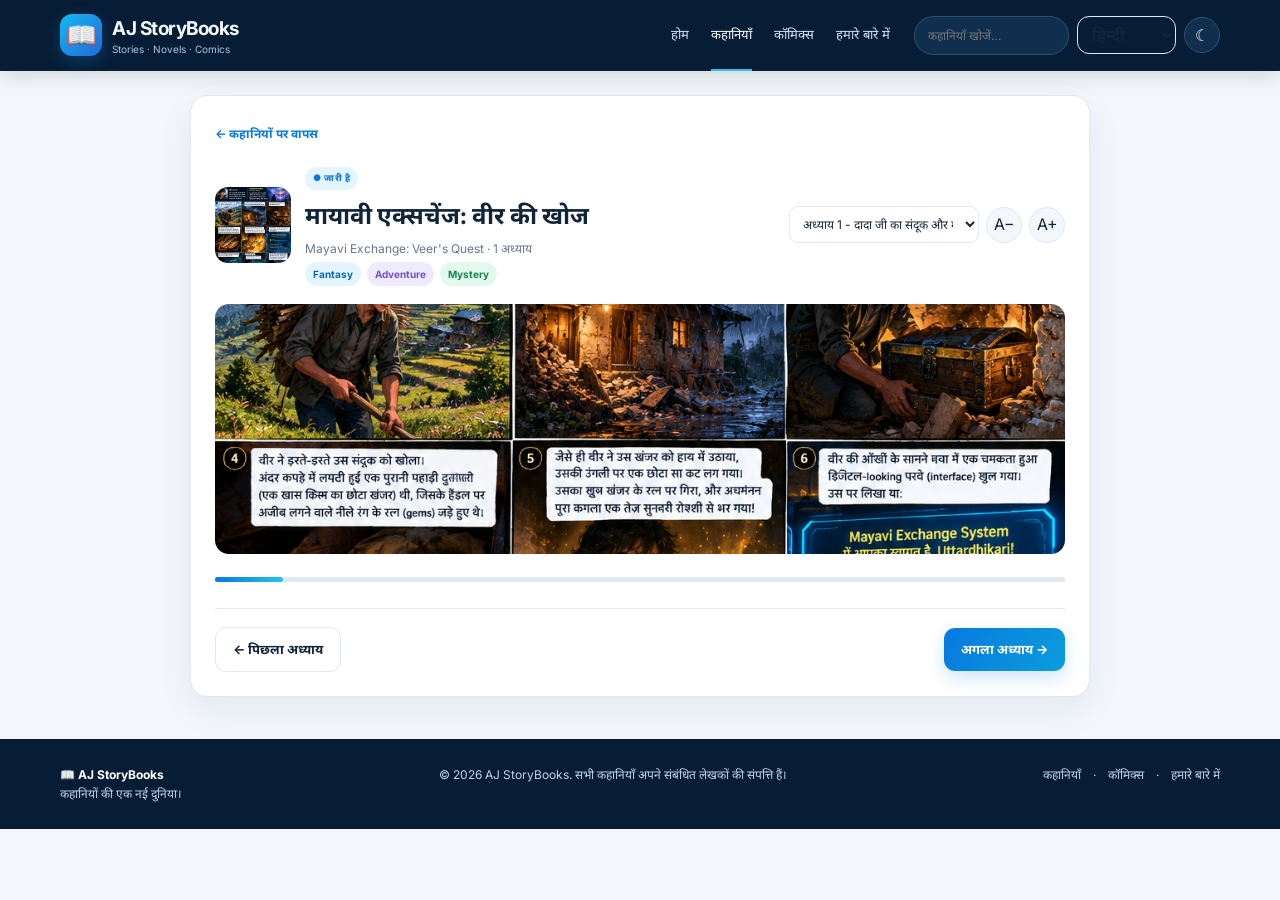
<file: chapter.html>
<!doctype html>
<html lang="hi"><head><meta charset="utf-8"><meta name="viewport" content="width=device-width,initial-scale=1"><title>रहस्यमयी गाँव — AJ StoryBooks</title><link rel="stylesheet" href="css/style.css"></head>
<body><div id="app"></div><script src="js/app.js"></script></body></html>
</file>
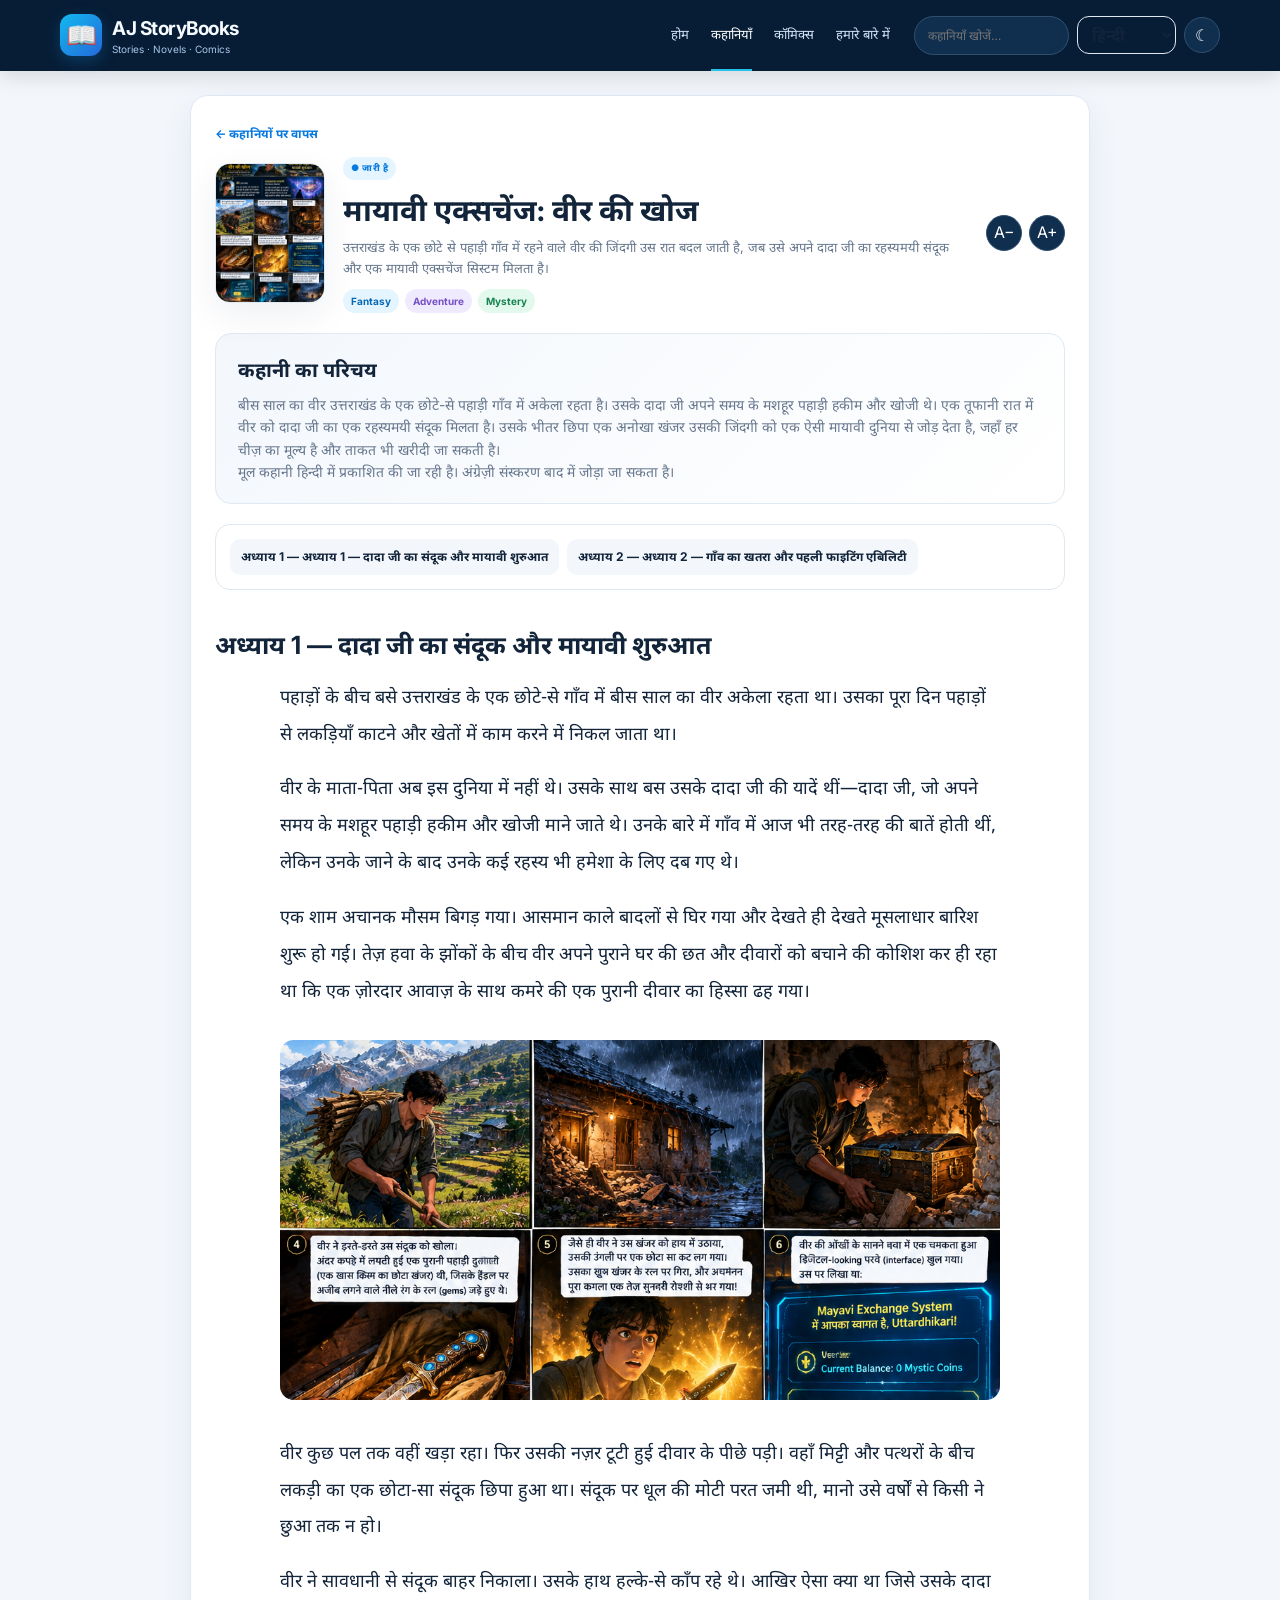
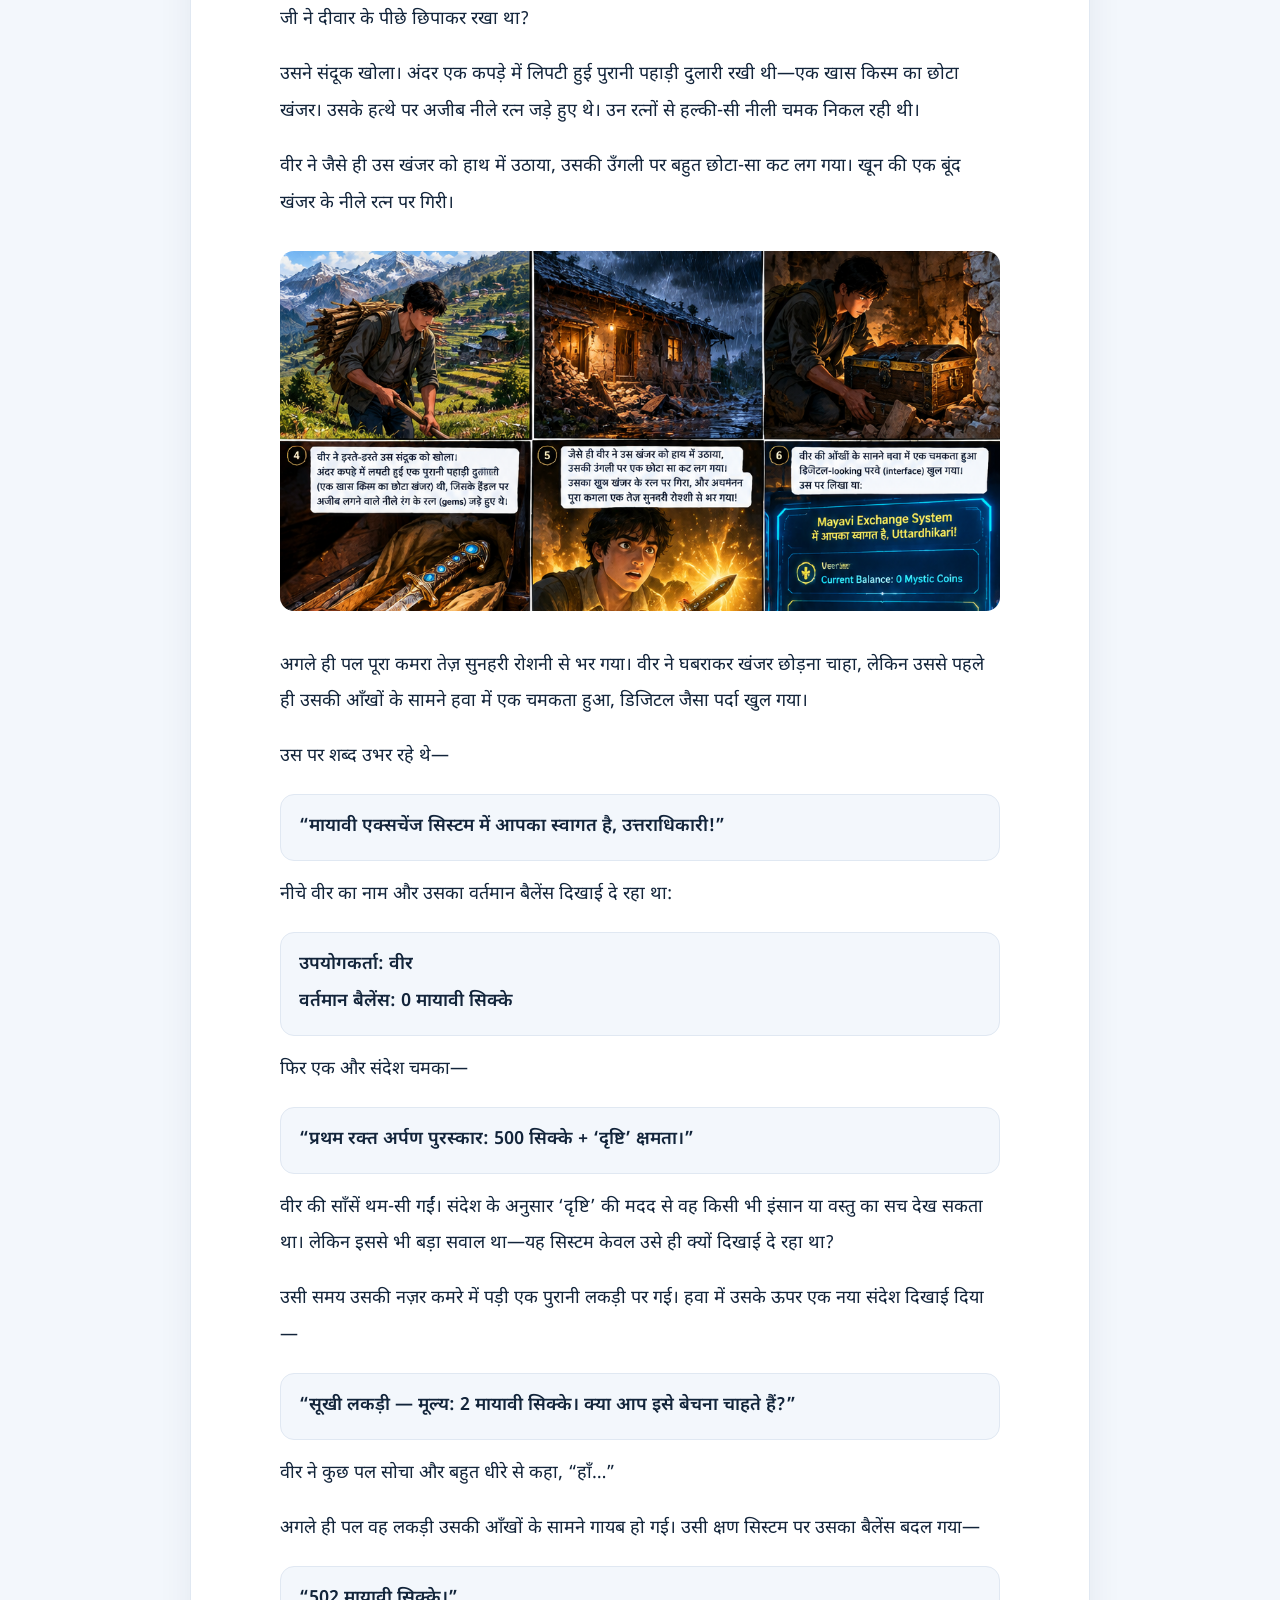
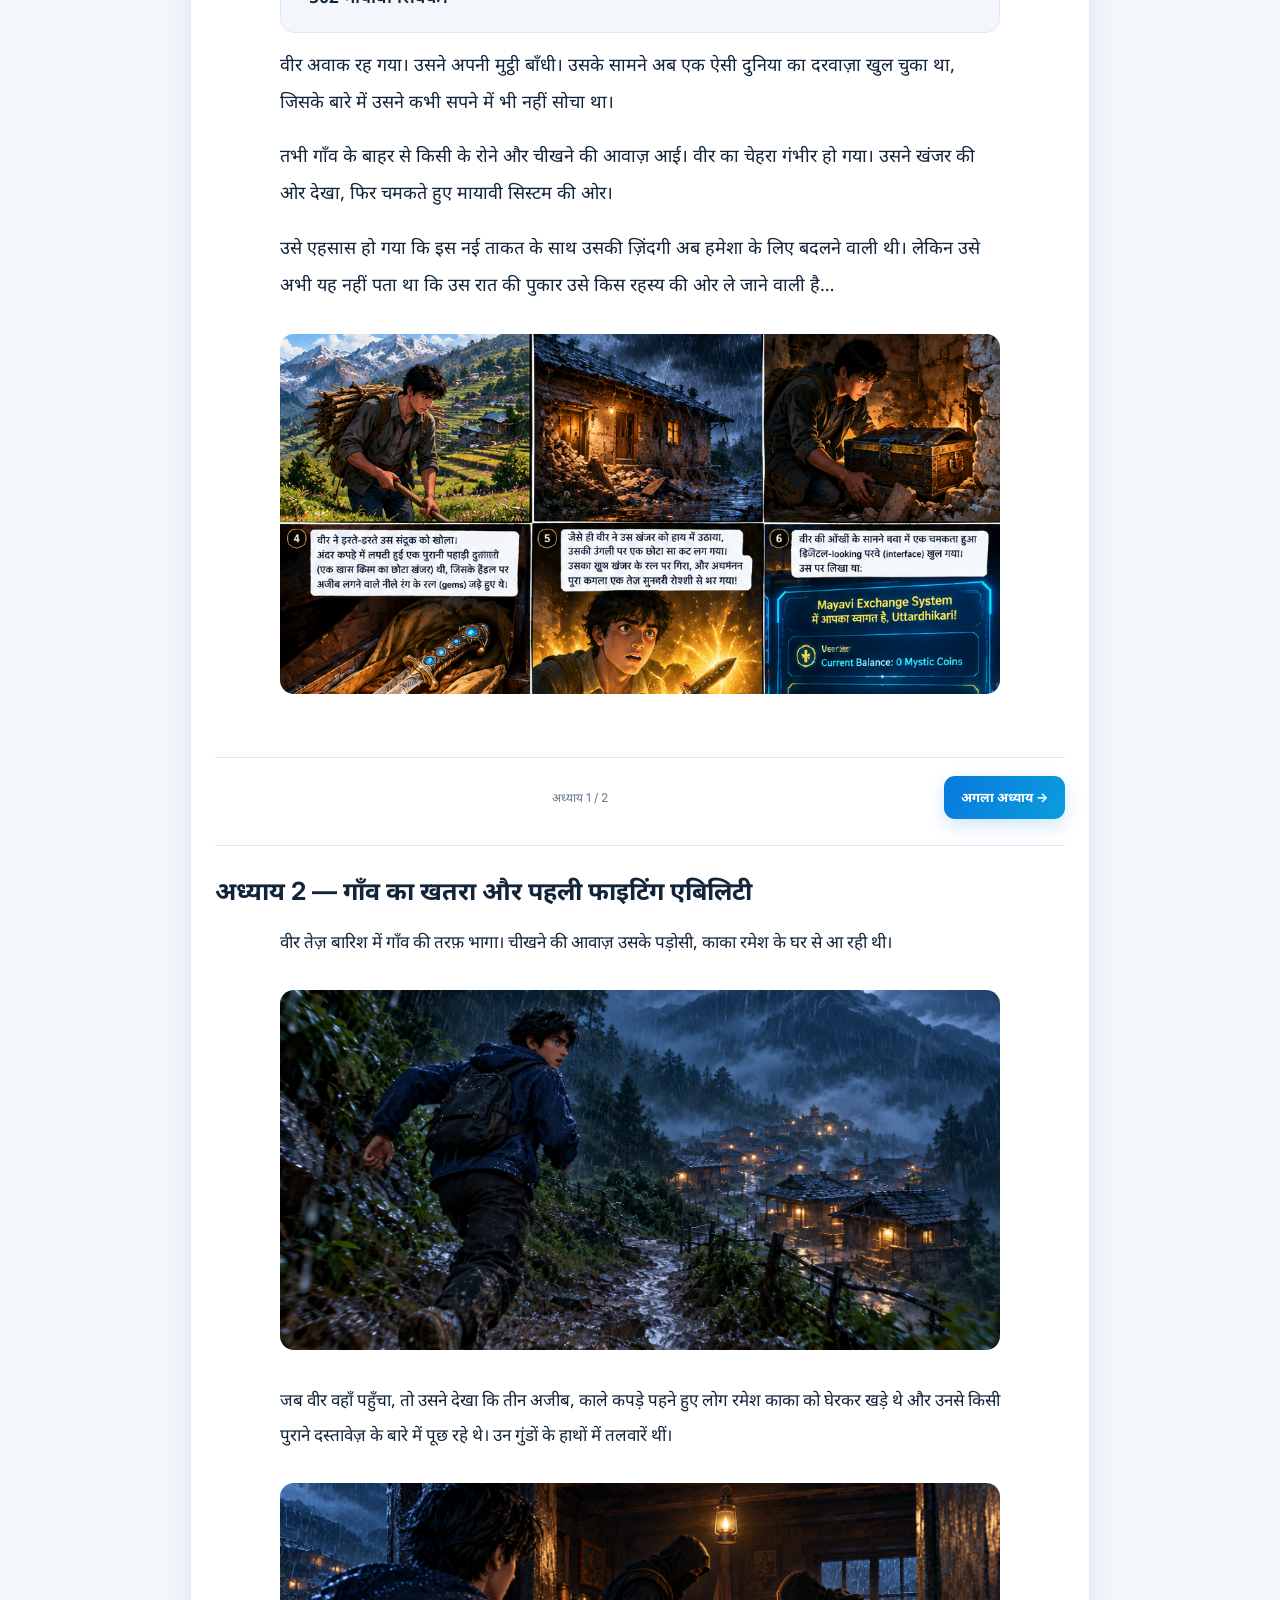
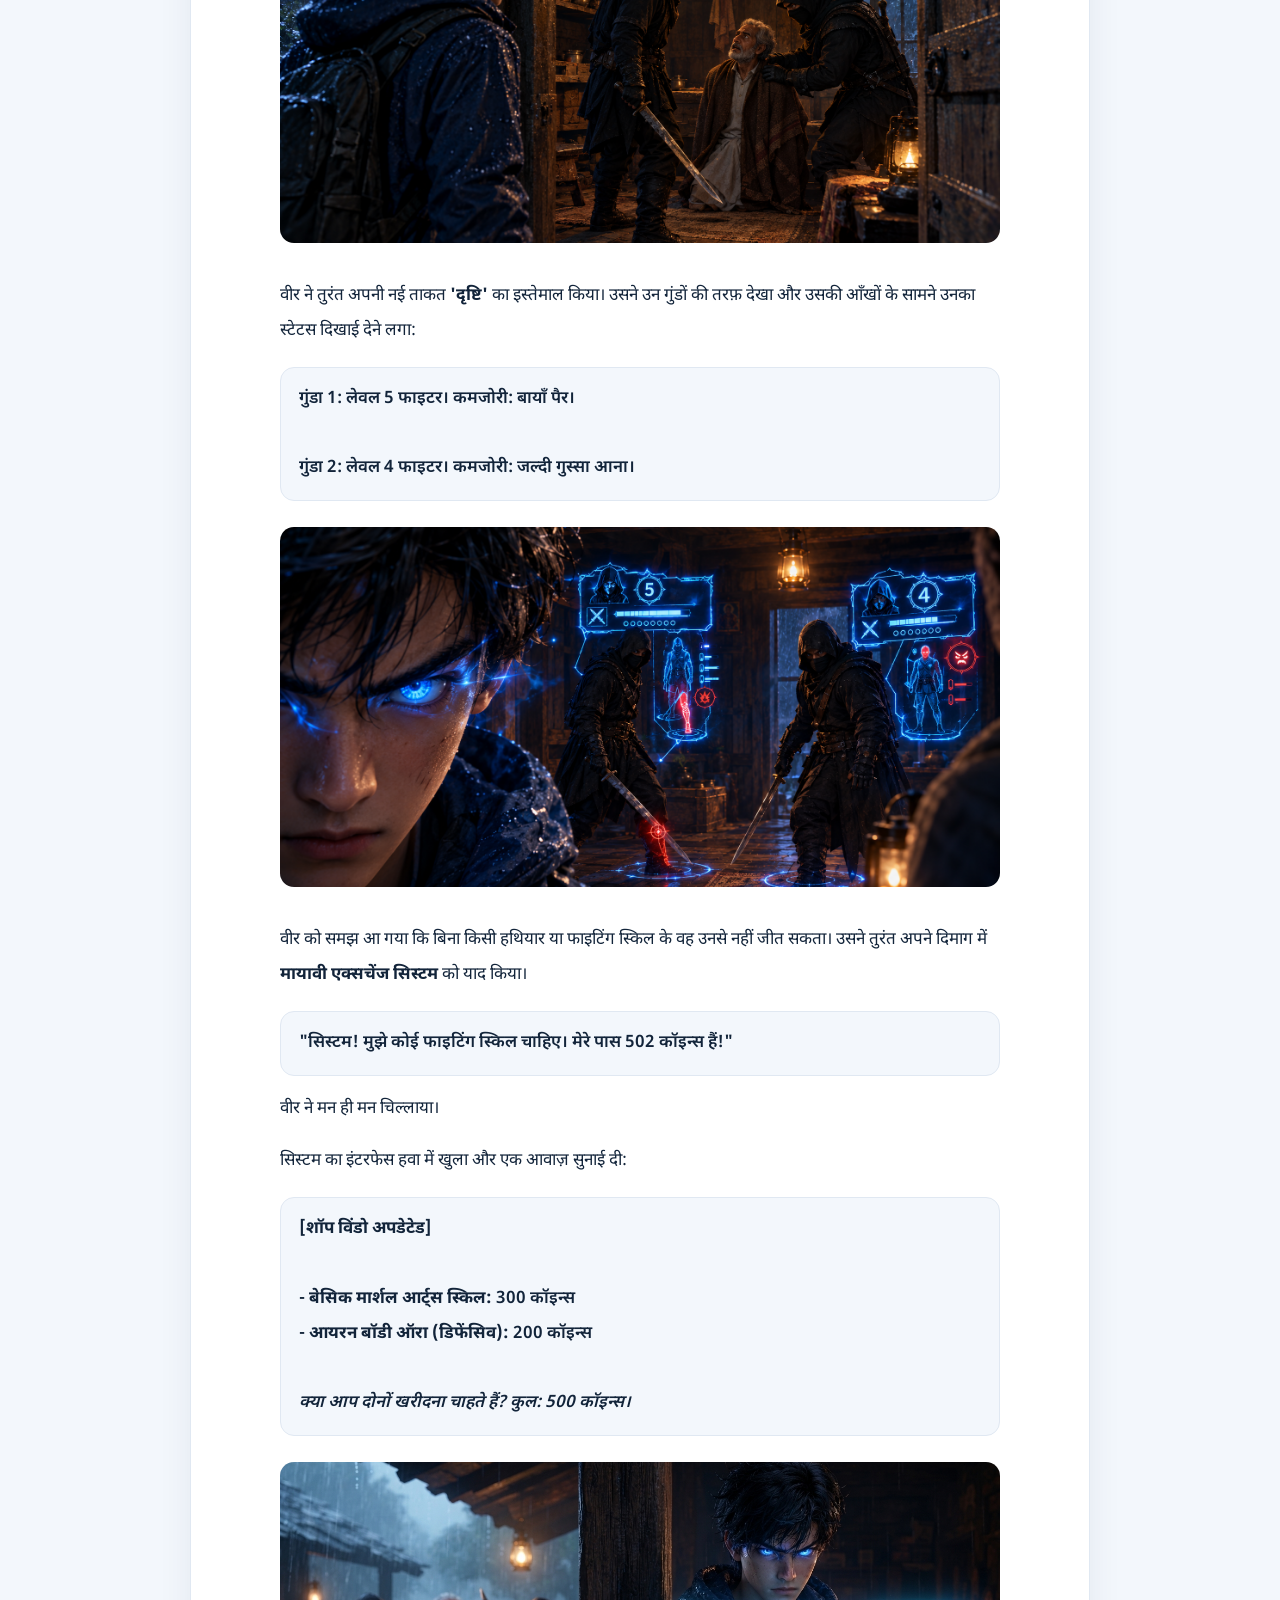
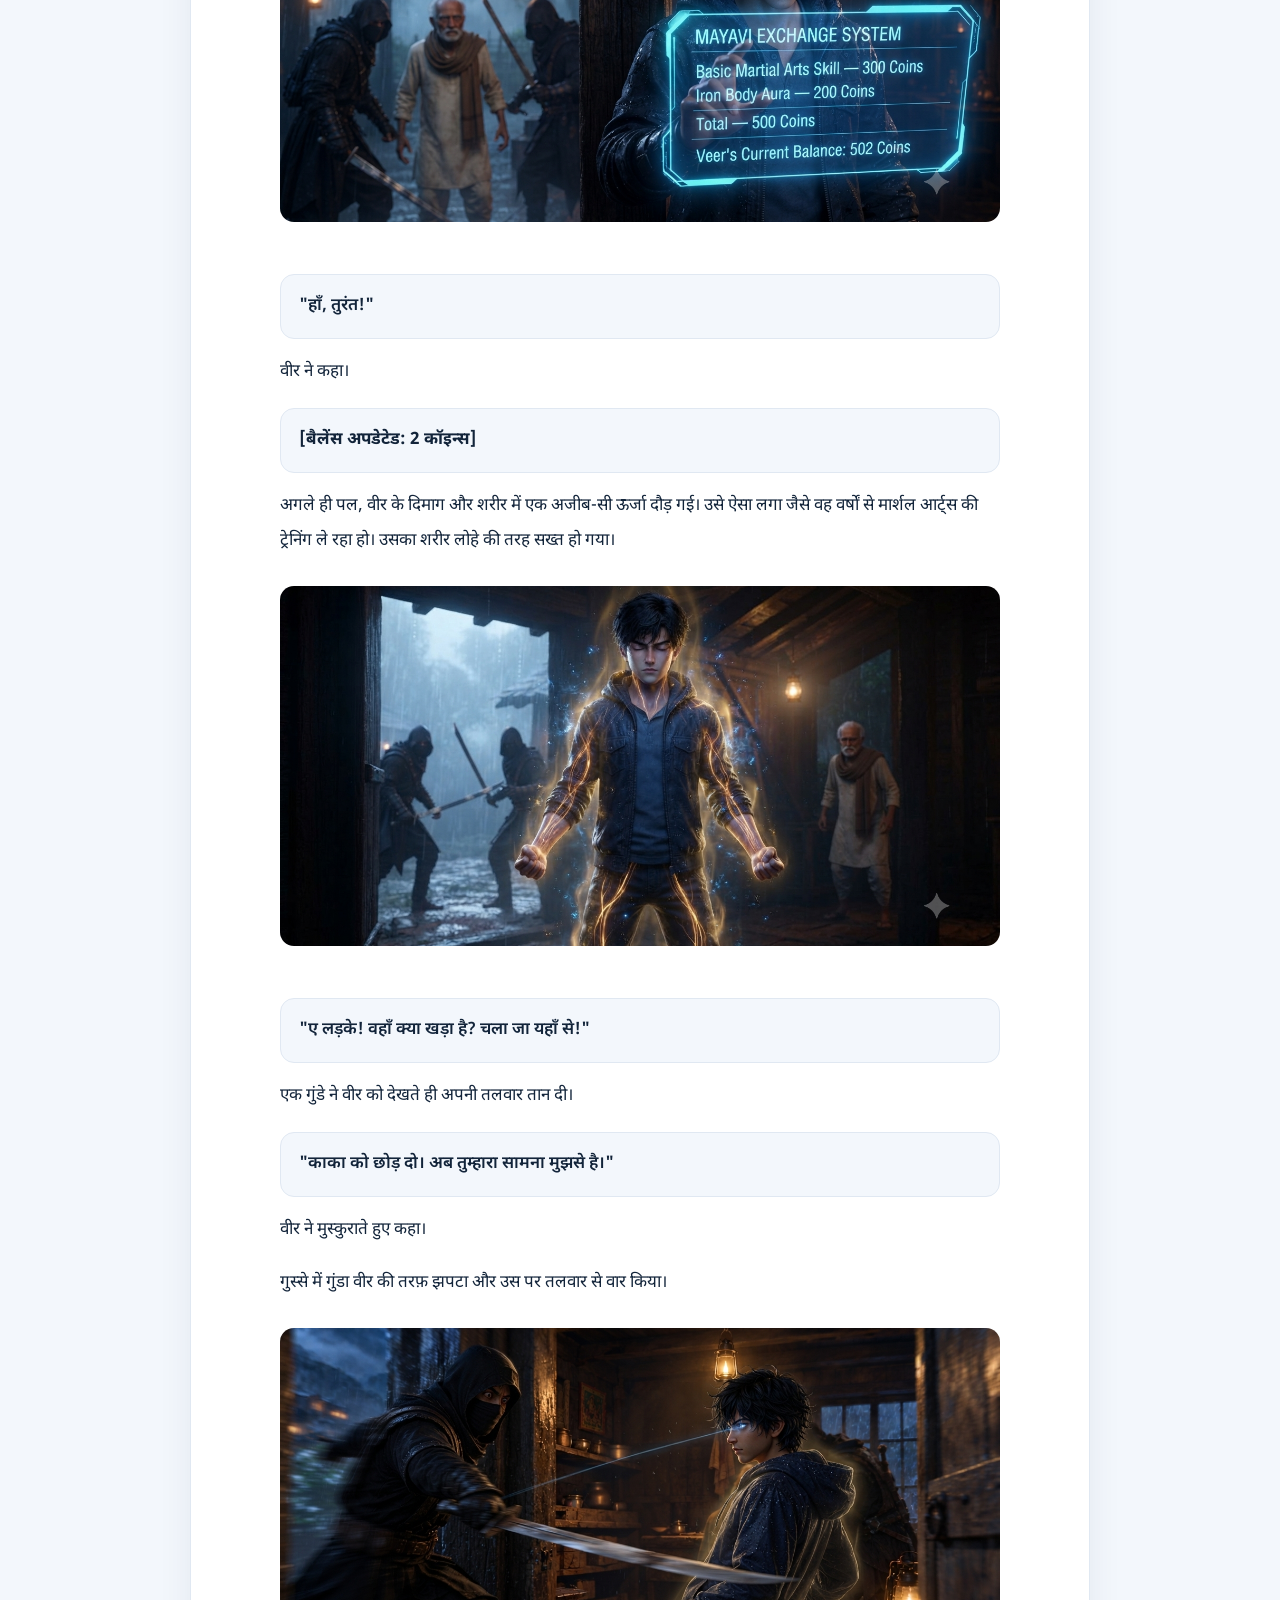
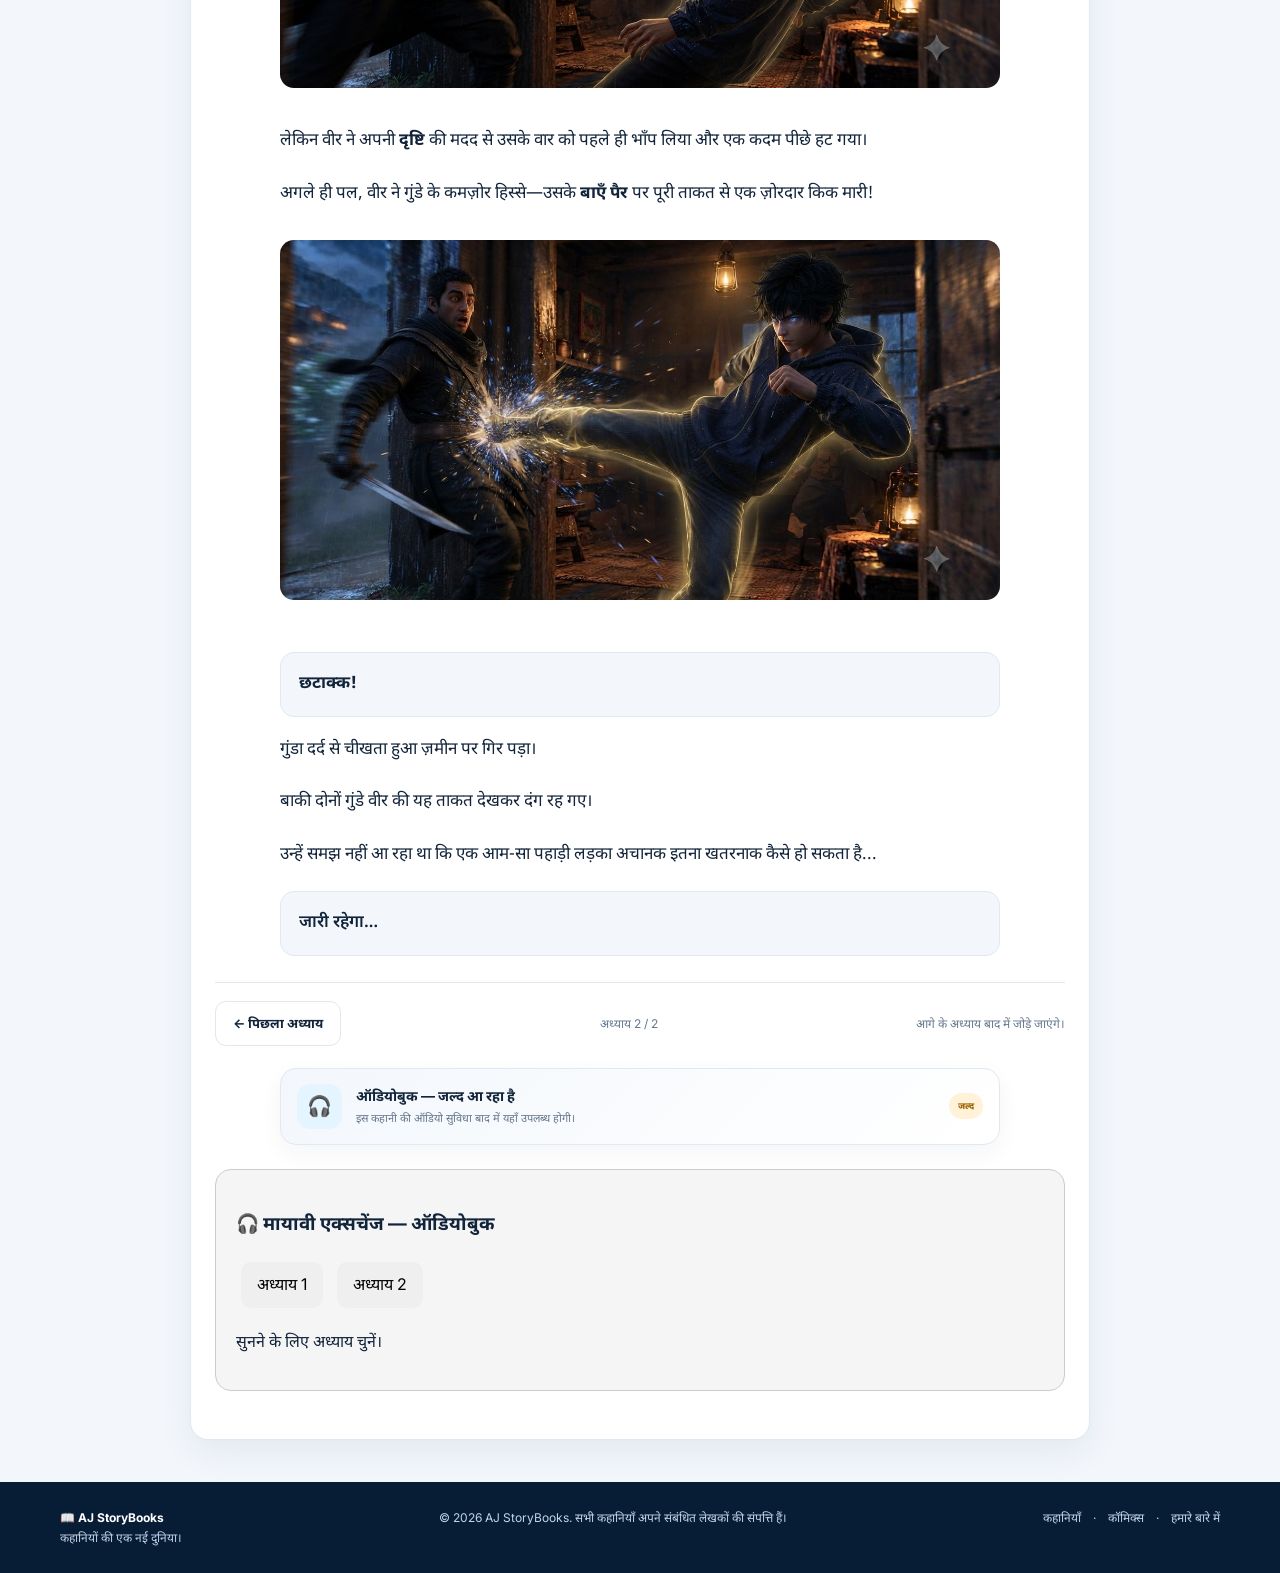
<file: stories/mayavi-exchange.html>
<!doctype html>
<html lang="hi">
<head>
  <meta charset="utf-8">
  <meta name="viewport" content="width=device-width,initial-scale=1">
  <meta name="story-title-hi" content="मायावी एक्सचेंज: वीर की खोज">
  <meta name="story-title-en" content="Mayavi Exchange: Veer's Quest">
  <meta name="story-desc-hi" content="उत्तराखंड के एक छोटे से पहाड़ी गाँव में रहने वाले वीर की जिंदगी उस रात बदल जाती है, जब उसे अपने दादा जी का रहस्यमयी संदूक और एक मायावी एक्सचेंज सिस्टम मिलता है।">
  <meta name="story-desc-en" content="Veer's life changes forever when he discovers his grandfather's mysterious chest and a magical exchange system.">
  <meta name="story-cover" content="../assets/stories/mayavi-exchange/chapter-01.png">
  <meta name="story-genres" content="Fantasy, Adventure, Mystery">
  <meta name="story-status" content="ongoing">
  <meta name="story-feature" content="true">
  <meta name="description" content="मायावी एक्सचेंज: वीर की खोज — AJ StoryBooks">
  <title>मायावी एक्सचेंज: वीर की खोज | AJ StoryBooks</title>
  <link rel="stylesheet" href="../css/style.css">
</head>
<body>
  <div id="app"></div>

  <template id="storyTemplate">
    <div class="story-metadata"
      data-title-hi="मायावी एक्सचेंज: वीर की खोज"
      data-title-en="Mayavi Exchange: Veer's Quest"
      data-desc-hi="उत्तराखंड के एक छोटे से पहाड़ी गाँव में रहने वाले वीर की जिंदगी उस रात बदल जाती है, जब उसे अपने दादा जी का रहस्यमयी संदूक और एक मायावी एक्सचेंज सिस्टम मिलता है।"
      data-desc-en="Veer's life changes forever when he discovers his grandfather's mysterious chest and a magical exchange system."
      data-cover="../assets/stories/mayavi-exchange/chapter-01.png"></div>

    <a class="backlink" href="../stories.html">← कहानियों पर वापस</a>

    <header class="story-page-head">
      <img class="story-page-cover" data-story-cover src="../assets/stories/mayavi-exchange/chapter-01.png" alt="मायावी एक्सचेंज: वीर की खोज">
      <div>
        <span class="status-badge">● जारी है</span>
        <h1 data-story-title>मायावी एक्सचेंज: वीर की खोज</h1>
        <p data-story-desc>उत्तराखंड के एक छोटे से पहाड़ी गाँव में रहने वाले वीर की जिंदगी उस रात बदल जाती है, जब उसे अपने दादा जी का रहस्यमयी संदूक और एक मायावी एक्सचेंज सिस्टम मिलता है।</p>
        <div class="tag-row"><span class="tag">Fantasy</span><span class="tag purple">Adventure</span><span class="tag green">Mystery</span></div>
      </div>
      <div class="story-page-tools">
        <button class="iconbtn" id="fontDown" aria-label="Font smaller">A−</button>
        <button class="iconbtn" id="fontUp" aria-label="Font larger">A+</button>
      </div>
    </header>

    <section class="story-intro">
      <h2>कहानी का परिचय</h2>
      <p>बीस साल का वीर उत्तराखंड के एक छोटे-से पहाड़ी गाँव में अकेला रहता है। उसके दादा जी अपने समय के मशहूर पहाड़ी हकीम और खोजी थे। एक तूफानी रात में वीर को दादा जी का एक रहस्यमयी संदूक मिलता है। उसके भीतर छिपा एक अनोखा खंजर उसकी जिंदगी को एक ऐसी मायावी दुनिया से जोड़ देता है, जहाँ हर चीज़ का मूल्य है और ताकत भी खरीदी जा सकती है।</p>
      <p class="story-copy-note">मूल कहानी हिन्दी में प्रकाशित की जा रही है। अंग्रेज़ी संस्करण बाद में जोड़ा जा सकता है।</p>
    </section>

    <nav class="story-chapter-list" id="storyChapterList" aria-label="Chapter list"></nav>

    <div class="story-coming" id="englishComingSoon" hidden>
      <strong>English version coming soon.</strong><br>
      यह कहानी अभी मूल रूप से हिन्दी में उपलब्ध है। आप नीचे दिए विकल्प से हिन्दी में पढ़ सकते हैं।
      <br><button class="btn small" id="readHindiBtn" style="margin-top:10px">हिन्दी में पढ़ें</button>
    </div>

<!-- =========================================================
            CHAPTER 1 KA CODE YAHA SE START HOTA HAI
   ========================================================= -->
    
    <section class="story-chapter" id="chapter-1" data-chapter="1">
      <h2 data-chapter-title data-hi="अध्याय 1 — दादा जी का संदूक और मायावी शुरुआत" data-en="Chapter 1 — Grandfather's Chest and the Mysterious Beginning">अध्याय 1 — दादा जी का संदूक और मायावी शुरुआत</h2>

      <div class="story-copy story-lang-hi chapter-text protected-content" data-lang="hi">
        <p>पहाड़ों के बीच बसे उत्तराखंड के एक छोटे-से गाँव में बीस साल का वीर अकेला रहता था। उसका पूरा दिन पहाड़ों से लकड़ियाँ काटने और खेतों में काम करने में निकल जाता था।</p>

        <p>वीर के माता-पिता अब इस दुनिया में नहीं थे। उसके साथ बस उसके दादा जी की यादें थीं—दादा जी, जो अपने समय के मशहूर पहाड़ी हकीम और खोजी माने जाते थे। उनके बारे में गाँव में आज भी तरह-तरह की बातें होती थीं, लेकिन उनके जाने के बाद उनके कई रहस्य भी हमेशा के लिए दब गए थे।</p>

        <p>एक शाम अचानक मौसम बिगड़ गया। आसमान काले बादलों से घिर गया और देखते ही देखते मूसलाधार बारिश शुरू हो गई। तेज़ हवा के झोंकों के बीच वीर अपने पुराने घर की छत और दीवारों को बचाने की कोशिश कर ही रहा था कि एक ज़ोरदार आवाज़ के साथ कमरे की एक पुरानी दीवार का हिस्सा ढह गया।</p>

        <img class="story-illustration" src="../assets/stories/mayavi-exchange/chapter-01.png" alt="तूफानी रात में वीर और उसके पुराने घर की रहस्यमयी खोज" loading="lazy">

        <p>वीर कुछ पल तक वहीं खड़ा रहा। फिर उसकी नज़र टूटी हुई दीवार के पीछे पड़ी। वहाँ मिट्टी और पत्थरों के बीच लकड़ी का एक छोटा-सा संदूक छिपा हुआ था। संदूक पर धूल की मोटी परत जमी थी, मानो उसे वर्षों से किसी ने छुआ तक न हो।</p>

        <p>वीर ने सावधानी से संदूक बाहर निकाला। उसके हाथ हल्के-से काँप रहे थे। आखिर ऐसा क्या था जिसे उसके दादा जी ने दीवार के पीछे छिपाकर रखा था?</p>

        <p>उसने संदूक खोला। अंदर एक कपड़े में लिपटी हुई पुरानी पहाड़ी दुलारी रखी थी—एक खास किस्म का छोटा खंजर। उसके हत्थे पर अजीब नीले रत्न जड़े हुए थे। उन रत्नों से हल्की-सी नीली चमक निकल रही थी।</p>

        <p>वीर ने जैसे ही उस खंजर को हाथ में उठाया, उसकी उँगली पर बहुत छोटा-सा कट लग गया। खून की एक बूंद खंजर के नीले रत्न पर गिरी।</p>

        <img class="story-illustration" src="../assets/stories/mayavi-exchange/chapter-01.png" alt="नीले रत्नों वाला रहस्यमयी खंजर" loading="lazy">

        <p>अगले ही पल पूरा कमरा तेज़ सुनहरी रोशनी से भर गया। वीर ने घबराकर खंजर छोड़ना चाहा, लेकिन उससे पहले ही उसकी आँखों के सामने हवा में एक चमकता हुआ, डिजिटल जैसा पर्दा खुल गया।</p>

        <p>उस पर शब्द उभर रहे थे—</p>

        <div class="speech">“मायावी एक्सचेंज सिस्टम में आपका स्वागत है, उत्तराधिकारी!”</div>

        <p>नीचे वीर का नाम और उसका वर्तमान बैलेंस दिखाई दे रहा था:</p>

        <div class="speech">उपयोगकर्ता: वीर<br>वर्तमान बैलेंस: 0 मायावी सिक्के</div>

        <p>फिर एक और संदेश चमका—</p>

        <div class="speech">“प्रथम रक्त अर्पण पुरस्कार: 500 सिक्के + ‘दृष्टि’ क्षमता।”</div>

        <p>वीर की साँसें थम-सी गईं। संदेश के अनुसार ‘दृष्टि’ की मदद से वह किसी भी इंसान या वस्तु का सच देख सकता था। लेकिन इससे भी बड़ा सवाल था—यह सिस्टम केवल उसे ही क्यों दिखाई दे रहा था?</p>

        <p>उसी समय उसकी नज़र कमरे में पड़ी एक पुरानी लकड़ी पर गई। हवा में उसके ऊपर एक नया संदेश दिखाई दिया—</p>

        <div class="speech">“सूखी लकड़ी — मूल्य: 2 मायावी सिक्के। क्या आप इसे बेचना चाहते हैं?”</div>

        <p>वीर ने कुछ पल सोचा और बहुत धीरे से कहा, “हाँ…”</p>

        <p>अगले ही पल वह लकड़ी उसकी आँखों के सामने गायब हो गई। उसी क्षण सिस्टम पर उसका बैलेंस बदल गया—</p>

        <div class="speech">“502 मायावी सिक्के।”</div>

        <p>वीर अवाक रह गया। उसने अपनी मुट्ठी बाँधी। उसके सामने अब एक ऐसी दुनिया का दरवाज़ा खुल चुका था, जिसके बारे में उसने कभी सपने में भी नहीं सोचा था।</p>

        <p>तभी गाँव के बाहर से किसी के रोने और चीखने की आवाज़ आई। वीर का चेहरा गंभीर हो गया। उसने खंजर की ओर देखा, फिर चमकते हुए मायावी सिस्टम की ओर।</p>

        <p>उसे एहसास हो गया कि इस नई ताकत के साथ उसकी ज़िंदगी अब हमेशा के लिए बदलने वाली थी। लेकिन उसे अभी यह नहीं पता था कि उस रात की पुकार उसे किस रहस्य की ओर ले जाने वाली है…</p>

        <img class="story-illustration" src="../assets/stories/mayavi-exchange/chapter-01.png" alt="मायावी एक्सचेंज सिस्टम और वीर की नई शुरुआत" loading="lazy">

      </div>
    </section>

<!-- =========================================================
            CHAPTER 2 KA CODE YAHA SE START HOTA HAI
   ========================================================= -->
    
<section class="story-chapter" id="chapter-2" data-chapter="2">

  <h2
    data-chapter-title
    data-hi="अध्याय 2 — गाँव का खतरा और पहली फाइटिंग एबिलिटी"
    data-en="Chapter 2 — The Threat to the Village and Veer's First Fighting Ability"
  >
    अध्याय 2 — गाँव का खतरा और पहली फाइटिंग एबिलिटी
  </h2>

  <div class="story-copy story-lang-hi chapter-text protected-content" data-lang="hi">

    <p>
      वीर तेज़ बारिश में गाँव की तरफ़ भागा। चीखने की आवाज़ उसके पड़ोसी, काका रमेश के घर से आ रही थी।
    </p>
<!-- Chapter 2 Image 1: वीर तेज़ बारिश में गाँव की तरफ़ भागा -->
    <img
      class="story-illustration"
      src="../assets/stories/mayavi-exchange/chapter-02-scene-01.png"
      alt="तेज़ बारिश में वीर काका रमेश के घर पहुँचता है"
      loading="lazy"
    >
    <p>
      जब वीर वहाँ पहुँचा, तो उसने देखा कि तीन अजीब, काले कपड़े पहने हुए लोग रमेश काका को घेरकर खड़े थे और उनसे किसी पुराने दस्तावेज़ के बारे में पूछ रहे थे। उन गुंडों के हाथों में तलवारें थीं।
    </p>

    <!-- Chapter 2 Image 2: Veer reaching Ramesh Kaka's house -->
    <img
      class="story-illustration"
      src="../assets/stories/mayavi-exchange/chapter-02-scene-02.png"
      alt="तेज़ बारिश में वीर काका रमेश के घर पहुँचता है"
      loading="lazy"
    >

    <p>
      वीर ने तुरंत अपनी नई ताकत <strong>'दृष्टि'</strong> का इस्तेमाल किया। उसने उन गुंडों की तरफ़ देखा और उसकी आँखों के सामने उनका स्टेटस दिखाई देने लगा:
    </p>

    <div class="speech">
      गुंडा 1: लेवल 5 फाइटर। कमजोरी: बायाँ पैर।<br><br>
      गुंडा 2: लेवल 4 फाइटर। कमजोरी: जल्दी गुस्सा आना।
    </div>

<!-- Chapter 2 Image 3: आँखों के सामने उनका स्टेटस दिखाई देना -->
    <img
      class="story-illustration"
      src="../assets/stories/mayavi-exchange/chapter-02-scene-03.png"
      alt="आँखों के सामने उनका स्टेटस दिखाई देना"
      loading="lazy"
    >
    
    <p>
      वीर को समझ आ गया कि बिना किसी हथियार या फाइटिंग स्किल के वह उनसे नहीं जीत सकता। उसने तुरंत अपने दिमाग में <strong>मायावी एक्सचेंज सिस्टम</strong> को याद किया।
    </p>

    <div class="speech">
      "सिस्टम! मुझे कोई फाइटिंग स्किल चाहिए। मेरे पास 502 कॉइन्स हैं!"
    </div>

    <p>
      वीर ने मन ही मन चिल्लाया।
    </p>

    <p>
      सिस्टम का इंटरफेस हवा में खुला और एक आवाज़ सुनाई दी:
    </p>

    <div class="speech">
      <strong>[शॉप विंडो अपडेटेड]</strong>
      <br><br>
      - <strong>बेसिक मार्शल आर्ट्स स्किल:</strong> 300 कॉइन्स
      <br>
      - <strong>आयरन बॉडी ऑरा (डिफेंसिव):</strong> 200 कॉइन्स
      <br><br>
      <em>क्या आप दोनों खरीदना चाहते हैं? कुल: 500 कॉइन्स।</em>
    </div>

<!-- Chapter 2 Image 4: सिस्टम! मुझे कोई फाइटिंग स्किल चाहिए -->
    <img
      class="story-illustration"
      src="../assets/stories/mayavi-exchange/chapter-02-scene-04.png"
      alt="सिस्टम! मुझे कोई फाइटिंग स्किल चाहिए"
      loading="lazy"
    >
    
    <div class="speech">
      "हाँ, तुरंत!"
    </div>

    <p>
      वीर ने कहा।
    </p>

    <div class="speech">
      <strong>[बैलेंस अपडेटेड: 2 कॉइन्स]</strong>
    </div>

    <p>
      अगले ही पल, वीर के दिमाग और शरीर में एक अजीब-सी ऊर्जा दौड़ गई। उसे ऐसा लगा जैसे वह वर्षों से मार्शल आर्ट्स की ट्रेनिंग ले रहा हो। उसका शरीर लोहे की तरह सख्त हो गया।
    </p>

    <!-- Chapter 2 Image 5: Veer activates his new fighting ability -->
    <img
      class="story-illustration"
      src="../assets/stories/mayavi-exchange/chapter-02-scene-05.png"
      alt="वीर को बेसिक मार्शल आर्ट्स और आयरन बॉडी ऑरा की शक्ति मिलती है"
      loading="lazy"
    >

    <div class="speech">
      "ए लड़के! वहाँ क्या खड़ा है? चला जा यहाँ से!"
    </div>

    <p>
      एक गुंडे ने वीर को देखते ही अपनी तलवार तान दी।
    </p>

    <div class="speech">
      "काका को छोड़ दो। अब तुम्हारा सामना मुझसे है।"
    </div>

    <p>
      वीर ने मुस्कुराते हुए कहा।
    </p>

    <p>
      गुस्से में गुंडा वीर की तरफ़ झपटा और उस पर तलवार से वार किया।
    </p>

<!-- Chapter 2 Image 6:  गुंडा वीर की तरफ़ झपटा और उस पर तलवार से वार किया -->
    <img
      class="story-illustration"
      src="../assets/stories/mayavi-exchange/chapter-02-scene-06.png"
      alt=" गुंडा वीर की तरफ़ झपटा और उस पर तलवार से वार किया"
      loading="lazy"
    >
    
    <p>
      लेकिन वीर ने अपनी <strong>दृष्टि</strong> की मदद से उसके वार को पहले ही भाँप लिया और एक कदम पीछे हट गया।
    </p>

    <p>
      अगले ही पल, वीर ने गुंडे के कमज़ोर हिस्से—उसके <strong>बाएँ पैर</strong> पर पूरी ताकत से एक ज़ोरदार किक मारी!
    </p>

<!-- Chapter 2 Image 7:  वीर ने पूरी ताकत से एक ज़ोरदार किक मारी -->
    <img
      class="story-illustration"
      src="../assets/stories/mayavi-exchange/chapter-02-scene-07.png"
      alt=" वीर ने पूरी ताकत से एक ज़ोरदार किक मारी"
      loading="lazy"
    >
    
    <div class="speech">
      <strong>छटाक्क!</strong>
    </div>

    <p>
      गुंडा दर्द से चीखता हुआ ज़मीन पर गिर पड़ा।
    </p>

    <p>
      बाकी दोनों गुंडे वीर की यह ताकत देखकर दंग रह गए।
    </p>

    <p>
      उन्हें समझ नहीं आ रहा था कि एक आम-सा पहाड़ी लड़का अचानक इतना खतरनाक कैसे हो सकता है...
    </p>
    
<div class="speech">जारी रहेगा…</div>
    
  </div>
</section>
    
    <section class="audiobook-card">
      <div class="audio-icon">🎧</div>
      <div class="audio-copy"><strong>ऑडियोबुक — जल्द आ रहा है</strong><small>इस कहानी की ऑडियो सुविधा बाद में यहाँ उपलब्ध होगी।</small></div>
      <span class="coming-pill">जल्द</span>
    </section>

    <!-- =========================================================
                YOUTUBE_LINK_CHAPTER
   ========================================================= -->
    <section class="mayavi-audiobook" id="mayaviAudiobook">
      <h3>🎧 मायावी एक्सचेंज — ऑडियोबुक</h3>

      <button type="button" data-audio-chapter="1"
        data-youtube-url="https://youtu.be/QR2e9FWpAEs?si=jg4OKtyk-hxJwWNL">अध्याय 1</button>

      <button type="button" data-audio-chapter="2"
        data-youtube-url="https://youtu.be/QR2e9FWpAEs?si=jg4OKtyk-hxJwWNL">अध्याय 2</button>

      <p id="mayaviAudioStatus">सुनने के लिए अध्याय चुनें।</p>

      <div id="mayaviAudioPlayer" hidden>
        <iframe id="mayaviYoutubeFrame"
          title="मायावी एक्सचेंज ऑडियोबुक"
          width="100%"
          height="315"
          src="about:blank"
          allow="autoplay; encrypted-media; picture-in-picture"
          allowfullscreen></iframe>
      </div>
    </section>

  </template>

  <script src="../js/app.js"></script>

  
<script>
(function () {
  document.addEventListener("click", function (event) {
    const button = event.target.closest(
      "#mayaviAudiobook [data-youtube-url]"
    );
    if (!button) return;

    const url = button.dataset.youtubeUrl;
    let videoId = "";

    try {
      const parsed = new URL(url);

      if (parsed.hostname === "youtu.be") {
        videoId = parsed.pathname.slice(1).split("/")[0];
      } else if (
        ["youtube.com", "www.youtube.com", "m.youtube.com",
         "youtube-nocookie.com", "www.youtube-nocookie.com"]
          .includes(parsed.hostname)
      ) {
        videoId = parsed.searchParams.get("v") ||
          parsed.pathname.match(/\/(?:embed|shorts|live)\/([^/?]+)/)?.[1] || "";
      }
    } catch (error) {}

    if (!/^[\w-]{11}$/.test(videoId)) {
      document.getElementById("mayaviAudioStatus").textContent =
        "YouTube link check karein. Sahi video link nahi mila.";
      return;
    }

    document.getElementById("mayaviYoutubeFrame").src =
      "https://www.youtube-nocookie.com/embed/" +
      videoId + "?autoplay=1";

    document.getElementById("mayaviAudioPlayer").hidden = false;

    document.getElementById("mayaviAudioStatus").textContent =
      "अध्याय " + button.dataset.audioChapter + " चल रहा है।";

    document.getElementById("mayaviAudioPlayer").scrollIntoView({
      behavior: "smooth",
      block: "center"
    });
  });
})();
</script>

  
</body>
</html>
</file>
<file: css/style.css>
@import url('https://fonts.googleapis.com/css2?family=Inter:wght@400;500;600;700;800&family=Noto+Sans+Devanagari:wght@400;500;600;700&display=swap');
:root{--bg:#f3f7fc;--paper:#fff;--ink:#12243a;--muted:#66778d;--line:#e0e8f2;--blue:#0879df;--cyan:#24c3e7;--nav:#071d36;--shadow:0 12px 35px #0c315212;--radius:18px}
[data-theme="dark"]{--bg:#071426;--paper:#10233b;--ink:#edf5ff;--muted:#a9bad0;--line:#263c56;--nav:#061021;--shadow:0 12px 35px #0003}
*{box-sizing:border-box}body{margin:0;background:var(--bg);color:var(--ink);font-family:Inter,"Noto Sans Devanagari",sans-serif;line-height:1.6}a{color:inherit;text-decoration:none}button,input,select{font:inherit}button{cursor:pointer}.container{width:min(1160px,92%);margin:auto}.topbar{background:var(--nav);color:#f6fbff;position:sticky;top:0;z-index:10;box-shadow:0 5px 20px #0002}.nav{min-height:70px;display:flex;align-items:center;gap:24px}.brand{display:flex;align-items:center;gap:10px;min-width:215px}.brand-mark{width:42px;height:42px;display:grid;place-items:center;border-radius:12px;background:linear-gradient(135deg,#12b9ee,#2469dc);font-size:25px;box-shadow:0 5px 15px #1389dd44}.brand strong{display:block;font-size:19px;letter-spacing:-.5px}.brand small{display:block;color:#a9c7e8;font-size:10px;margin-top:-4px}.navlinks{display:flex;align-items:center;gap:22px;margin-left:auto}.navlinks a{font-size:13px;color:#d5e5f7;padding:24px 0;border-bottom:2px solid transparent}.navlinks a:hover,.navlinks a.active{color:#fff;border-color:var(--cyan)}.navtools{display:flex;align-items:center;gap:8px}.search{width:155px;background:#102e4e;border:1px solid #315071;color:white;border-radius:22px;padding:9px 13px;font-size:12px}.iconbtn{border:1px solid #315071;color:white;background:#102e4e;border-radius:50%;width:36px;height:36px}.menu-toggle{display:none}.hero{margin:24px auto 28px;border-radius:24px;overflow:hidden;min-height:330px;position:relative;color:white;background:linear-gradient(90deg,#071a31 0%,#071a31dc 35%,#071a3140 100%),url('https://images.unsplash.com/photo-1470770841072-f978cf4d019e?auto=format&fit=crop&w=1800&q=85') center 48%/cover;display:flex;align-items:center}.hero-copy{padding:48px;max-width:610px}.eyebrow{font-size:11px;text-transform:uppercase;letter-spacing:2px;color:#8de8ff;font-weight:800}.hero h1{font-size:clamp(36px,5vw,60px);line-height:1.12;margin:12px 0}.hero p{max-width:470px;color:#dce9f7;margin-bottom:24px}.btn{display:inline-flex;align-items:center;justify-content:center;gap:8px;border:0;border-radius:11px;padding:11px 17px;background:linear-gradient(120deg,var(--blue),#0b9ddc);color:white;font-weight:700;font-size:13px;box-shadow:0 7px 18px #0879df30}.btn.secondary{background:var(--paper);color:var(--ink);border:1px solid var(--line);box-shadow:none}.btn.small{padding:8px 12px;font-size:12px}.section{margin:28px auto 34px}.section-head{display:flex;align-items:end;justify-content:space-between;gap:12px;margin-bottom:16px}.section-head h2{font-size:21px;margin:0;letter-spacing:-.5px}.section-head p{margin:2px 0 0;color:var(--muted);font-size:13px}.textlink{font-size:12px;color:var(--blue);font-weight:800}.featured-grid{display:grid;grid-template-columns:1.6fr 1fr;gap:20px}.feature-card,.quick-card,.story-card,.reader-shell,.comic-shell{background:var(--paper);border:1px solid var(--line);border-radius:var(--radius);box-shadow:var(--shadow);overflow:hidden}.feature-card{display:grid;grid-template-columns:42% 1fr;min-height:220px}.cover{width:100%;height:100%;min-height:180px;object-fit:cover;display:block;background:#102b4a}.feature-copy{padding:22px}.feature-copy h3,.story-info h3{margin:7px 0;font-size:19px}.muted{color:var(--muted)}.feature-copy p,.story-info p{color:var(--muted);font-size:13px;margin:8px 0 16px}.tag-row{display:flex;gap:6px;flex-wrap:wrap}.tag{font-size:10px;font-weight:700;padding:4px 8px;border-radius:20px;background:#e5f5ff;color:#0868b5}.tag.purple{background:#f0eaff;color:#7650c5}.tag.green{background:#e3f9ee;color:#178350}.quick-list{display:grid;gap:10px}.quick-card{padding:14px;display:flex;gap:12px;align-items:center}.quick-icon{height:40px;width:40px;display:grid;place-items:center;background:#e5f5ff;border-radius:11px;font-size:20px}.quick-card strong{font-size:13px;display:block}.quick-card small{font-size:11px;color:var(--muted)}.story-grid{display:grid;grid-template-columns:repeat(4,minmax(0,1fr));gap:16px}.story-card{transition:transform .2s,box-shadow .2s}.story-card:hover{transform:translateY(-4px);box-shadow:0 16px 35px #0c31521c}.story-card .cover{height:155px;min-height:0}.story-info{padding:14px}.story-info h3{font-size:15px}.story-info p{margin:7px 0 12px;min-height:38px}.card-bottom{display:flex;align-items:center;justify-content:space-between;gap:6px;font-size:11px;color:var(--muted)}.comic-strip{display:grid;grid-template-columns:repeat(4,1fr);gap:12px}.comic-tile{height:145px;border-radius:14px;overflow:hidden;position:relative;background:#14365a}.comic-tile img{width:100%;height:100%;object-fit:cover;transition:transform .3s}.comic-tile:hover img{transform:scale(1.06)}.comic-tile span{position:absolute;inset:auto 0 0;padding:24px 12px 10px;color:#fff;font-size:12px;font-weight:800;background:linear-gradient(transparent,#06162be8)}.page-banner{padding:32px 0 28px;color:white;background:linear-gradient(100deg,#0a2444dd,#0a244488),url('https://images.unsplash.com/photo-1518709268805-4e9042af9f23?auto=format&fit=crop&w=1600&q=80') center/cover}.page-banner h1{margin:0;font-size:34px}.page-banner p{margin:4px 0 0;color:#d8e8f9}.filters{display:flex;gap:8px;flex-wrap:wrap;margin:22px 0}.filter-btn{border:1px solid var(--line);background:var(--paper);color:var(--ink);border-radius:22px;padding:8px 15px;font-size:12px}.filter-btn.active,.filter-btn:hover{background:var(--blue);border-color:var(--blue);color:white}.listing-tools{display:flex;gap:10px;margin:18px 0}.listing-tools input,.listing-tools select{background:var(--paper);color:var(--ink);border:1px solid var(--line);border-radius:10px;padding:11px 13px}.listing-tools input{flex:1;min-width:0}.reader-shell{padding:24px;margin:24px auto 34px;max-width:900px}.backlink{font-size:12px;color:var(--blue);font-weight:700}.reader-top{display:flex;align-items:center;gap:14px;margin:18px 0}.reader-top img{width:76px;height:76px;object-fit:cover;border-radius:13px}.reader-top h1{font-size:24px;margin:0}.reader-top p{font-size:12px;color:var(--muted);margin:4px 0}.reader-controls{margin-left:auto;display:flex;gap:7px;align-items:center}.reader-controls select{max-width:190px;padding:9px;border:1px solid var(--line);border-radius:9px;background:var(--paper);color:var(--ink);font-size:12px}.reader-hero{height:250px;width:100%;object-fit:cover;border-radius:14px}.chapter-text{max-width:720px;margin:26px auto;font-family:"Noto Sans Devanagari",serif;font-size:17px;line-height:2.05}.chapter-text h2{font-size:23px;line-height:1.5}.chapter-text p{margin:0 0 18px}.story-illustration{width:100%;max-height:360px;object-fit:cover;border-radius:14px;margin:10px 0 22px}.speech{background:var(--bg);border:1px solid var(--line);padding:14px 18px;border-radius:14px;font-weight:600;margin:16px 0}.reader-bottom{display:flex;align-items:center;justify-content:space-between;border-top:1px solid var(--line);padding-top:18px;gap:12px}.progress{height:5px;background:var(--line);border-radius:5px;margin:15px 0}.progress span{display:block;height:100%;width:8%;background:linear-gradient(90deg,var(--blue),var(--cyan));border-radius:5px}.comic-shell{padding:20px;margin:24px auto;max-width:1100px}.comic-head{display:flex;align-items:center;gap:14px;margin:14px 0}.comic-head img{width:70px;height:70px;object-fit:cover;border-radius:12px}.comic-head h1{font-size:23px;margin:0}.comic-head p{margin:4px 0;color:var(--muted);font-size:12px}.comic-actions{margin-left:auto;display:flex;gap:8px;align-items:center}.comic-actions select{background:var(--paper);color:var(--ink);border:1px solid var(--line);padding:9px;border-radius:9px}.comic-grid{display:grid;grid-template-columns:1fr 1fr;gap:12px}.panel{position:relative;min-height:230px;border-radius:12px;overflow:hidden;background:#153657;border:3px solid var(--ink)}.panel img{position:absolute;width:100%;height:100%;object-fit:cover}.bubble{position:absolute;top:14px;right:14px;max-width:54%;padding:12px 15px;background:white;color:#182638;border:2px solid #182638;border-radius:20px;font-size:13px;font-weight:700;box-shadow:3px 4px 0 #18263855}.comic-nav{display:flex;align-items:center;justify-content:space-between;gap:10px;margin-top:18px}.empty{grid-column:1/-1;text-align:center;padding:40px;color:var(--muted)}footer{background:var(--nav);color:#c3d4e8;margin-top:42px;padding:26px 0;font-size:12px}.footer-inner{display:flex;justify-content:space-between;gap:16px;flex-wrap:wrap}.footer-inner strong{color:white}.toast{position:fixed;bottom:22px;left:50%;transform:translateX(-50%);background:#092440;color:white;padding:12px 18px;border-radius:12px;box-shadow:var(--shadow);z-index:20;font-size:13px;display:none}.toast.show{display:block}
@media(max-width:900px){.nav{gap:12px}.brand{min-width:auto}.navlinks{gap:13px}.search{width:120px}.story-grid{grid-template-columns:repeat(3,minmax(0,1fr))}.featured-grid{grid-template-columns:1fr}.quick-list{grid-template-columns:repeat(2,1fr)}}
@media(max-width:680px){.nav{min-height:62px;flex-wrap:wrap;padding:9px 0}.brand strong{font-size:16px}.brand-mark{width:36px;height:36px}.navlinks{display:none;order:3;width:100%;margin:0;justify-content:space-between;gap:8px}.navlinks.open{display:flex}.navlinks a{padding:8px 0;font-size:12px}.navtools{margin-left:auto}.search{display:none}.menu-toggle{display:inline-grid;place-items:center}.hero{min-height:360px;background-position:58% center}.hero-copy{padding:28px 23px}.hero h1{font-size:38px}.story-grid{grid-template-columns:repeat(2,minmax(0,1fr));gap:11px}.story-card .cover{height:130px}.story-info{padding:11px}.story-info h3{font-size:14px}.story-info p{font-size:12px}.comic-strip{grid-template-columns:repeat(2,1fr)}.comic-tile{height:130px}.feature-card{grid-template-columns:1fr}.feature-card .cover{height:190px}.quick-list{grid-template-columns:1fr 1fr}.section-head h2{font-size:18px}.page-banner h1{font-size:28px}.reader-shell,.comic-shell{padding:13px}.reader-top{align-items:flex-start;flex-wrap:wrap}.reader-top h1{font-size:20px}.reader-controls{margin-left:0;width:100%}.reader-controls select{flex:1;max-width:none}.reader-hero{height:190px}.chapter-text{font-size:16px}.chapter-text h2{font-size:20px}.comic-head{align-items:flex-start;flex-wrap:wrap}.comic-actions{margin-left:0;width:100%}.comic-actions select{flex:1}.comic-grid{grid-template-columns:1fr}.panel{min-height:220px}.bubble{font-size:12px}.reader-bottom,.comic-nav{flex-wrap:wrap}.reader-bottom>* ,.comic-nav>*{flex:1}.reader-bottom span,.comic-nav span{text-align:center;order:3;width:100%;flex-basis:100%}}
.status-badge{display:inline-flex;align-items:center;gap:5px;font-size:9px;font-weight:800;letter-spacing:.5px;text-transform:uppercase;padding:4px 8px;border-radius:20px;background:#e5f5ff;color:#0879df;margin-bottom:7px}.status-badge.completed{background:#e5f8ee;color:#178350}.audiobook-card{display:flex;align-items:center;gap:14px;margin:22px auto 8px;padding:15px 16px;max-width:720px;border:1px solid var(--line);border-radius:16px;background:linear-gradient(135deg,var(--bg),var(--paper));box-shadow:0 8px 25px #0c31520c}.audio-icon{width:45px;height:45px;flex:0 0 45px;display:grid;place-items:center;border-radius:13px;background:#e5f5ff;color:#0879df;font-size:20px}.audio-copy{flex:1;min-width:0}.audio-copy strong{display:block;font-size:14px}.audio-copy small{display:block;color:var(--muted);font-size:11px;margin-top:2px}.coming-pill{font-size:9px;font-weight:800;white-space:nowrap;padding:6px 9px;border-radius:20px;background:#fff2d8;color:#9b6500}.audiobook-card.available{border-color:#a8dec2}.audiobook-card audio{width:min(100%,360px)}
@media(max-width:680px){.audiobook-card{align-items:flex-start;flex-wrap:wrap}.audiobook-card .audio-copy{flex:1 1 calc(100% - 65px)}.coming-pill{margin-left:59px}.audiobook-card.available audio{width:100%}}

/* Bilingual language selector */
.lang-select{height:38px;padding:0 10px;border:1px solid var(--line);border-radius:12px;background:var(--glass);color:var(--ink);font:inherit;font-weight:700;cursor:pointer;outline:none}
.lang-select:focus{box-shadow:0 0 0 3px rgba(40,120,232,.14)}
@media(max-width:760px){.lang-select{max-width:92px;padding:0 6px}.navtools{gap:6px}}

/* AJ StoryBooks content protection — deterrence layer */
.protected-content,
.chapter-text,
.reader-hero,
.story-illustration,
.comic-grid,
.comic-shell .comic-head img,
.feature-card .cover,
.story-card .cover,
.comic-tile img {
  -webkit-user-select: none;
  user-select: none;
  -webkit-touch-callout: none;
}
.protected-content img,
.chapter-text img,
.comic-grid img,
.reader-hero {
  -webkit-user-drag: none;
  user-drag: none;
}
@media print {
  .protected-content, .chapter-text, .comic-shell { display:none !important; }
  body::after { content:"AJ StoryBooks — Content protected. Please read online."; display:block; padding:40px; font-weight:800; }
}

/* Standalone story pages: one HTML file per complete novel */
.standalone-story .story-metadata{display:none}
.story-page-head{display:grid;grid-template-columns:110px 1fr auto;gap:18px;align-items:center;margin:8px 0 20px}
.story-page-cover{width:110px;height:140px;object-fit:cover;border-radius:15px;border:1px solid var(--line);box-shadow:var(--shadow)}
.story-page-head h1{font-size:30px;line-height:1.25;margin:5px 0 8px}
.story-page-head p{color:var(--muted);margin:0 0 10px;font-size:13px}
.story-page-tools{display:flex;gap:7px;align-items:center}
.story-intro{background:linear-gradient(135deg,var(--bg),var(--paper));border:1px solid var(--line);border-radius:16px;padding:20px 22px;margin:20px 0}
.story-intro h2{margin:0 0 8px;font-size:20px}
.story-intro p{margin:0;color:var(--muted);font-size:14px}
.story-chapter-list{display:flex;gap:8px;flex-wrap:wrap;padding:14px;margin:20px 0;border:1px solid var(--line);background:var(--paper);border-radius:15px}
.story-chapter-list a{font-size:12px;padding:8px 11px;border-radius:10px;background:var(--bg);color:var(--ink);font-weight:700}
.story-chapter-list a:hover{background:var(--blue);color:white}
.story-chapter{scroll-margin-top:90px;padding-top:12px;margin-top:26px}
.story-chapter+.story-chapter{border-top:1px solid var(--line);padding-top:28px}
.story-chapter h2{font-size:25px;line-height:1.4;margin:0 0 18px}
.story-chapter .chapter-text{margin-top:0}
.story-chapter-nav{display:flex;align-items:center;justify-content:space-between;gap:12px;border-top:1px solid var(--line);padding-top:18px;margin-top:24px}
.story-chapter-nav .muted{font-size:12px}
.story-coming{padding:14px 16px;border:1px dashed var(--line);background:var(--bg);border-radius:13px;color:var(--muted);font-size:13px;margin:12px 0 18px}
.story-lang-en[hidden],.story-lang-hi[hidden]{display:none!important}
.story-copy-note{font-size:12px;color:var(--muted);margin-top:8px}
@media(max-width:680px){.story-page-head{grid-template-columns:76px 1fr}.story-page-cover{width:76px;height:100px}.story-page-head h1{font-size:21px}.story-page-tools{grid-column:1/-1}.story-chapter h2{font-size:21px}.story-chapter-nav{flex-wrap:wrap}.story-chapter-nav .muted{order:3;width:100%;text-align:center}}


.mayavi-audiobook {
  margin: 24px 0;
  padding: 20px;
  border: 1px solid var(--border-color, #ccc);
  border-radius: 16px;
  background: var(--card-bg, #f5f5f5);
}

.mayavi-audiobook button {
  margin: 5px;
  padding: 10px 16px;
  border: 0;
  border-radius: 10px;
  cursor: pointer;
  font: inherit;
}

#mayaviAudioPlayer[hidden] {
  display: none;
}

#mayaviYoutubeFrame {
  display: block;
  width: 100%;
  aspect-ratio: 16 / 9;
  height: auto;
  border: 0;
  border-radius: 12px;
}
</file>
